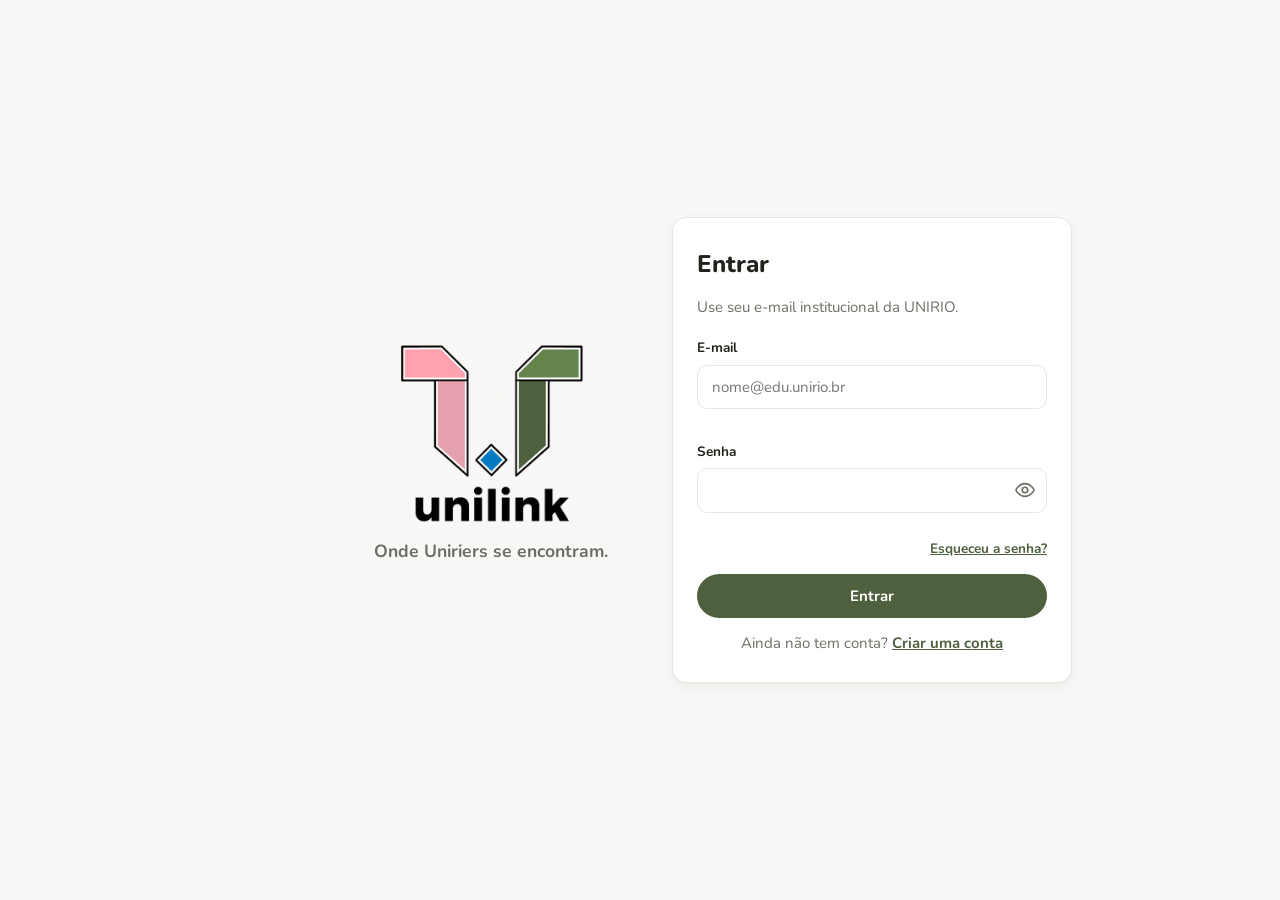
<file: frontend/index.html>
<!DOCTYPE html>
<html lang="pt-BR">
<head>
    <meta charset="UTF-8">
    <meta name="viewport" content="width=device-width, initial-scale=1.0">
    <title>Unilink · Entrar</title>
    <link rel="preconnect" href="https://fonts.googleapis.com">
    <link rel="preconnect" href="https://fonts.gstatic.com" crossorigin>
    <link href="https://fonts.googleapis.com/css2?family=Nunito:wght@400;600;700;800&display=swap" rel="stylesheet">
    <link rel="icon" href="img/logo.png">
    <link rel="stylesheet" href="css/base.css">
    <link rel="stylesheet" href="css/telas.css">
</head>
<body class="acesso">
    <section class="acesso-marca">
        <img src="img/logo.png" alt="Logo do Unilink" width="160" height="156">
        <p>Onde Uniriers se encontram.</p>
    </section>

    <main class="acesso-cartao cartao">
        <h1>Entrar</h1>
        <p class="suave">Use seu e-mail institucional da UNIRIO.</p>

        <form id="form-login" novalidate>
            <div class="campo">
                <label for="email">E-mail</label>
                <input class="entrada" id="email" type="email" placeholder="nome@edu.unirio.br" autocomplete="email">
                <span class="mensagem-erro"></span>
            </div>
            <div class="campo">
                <label for="senha">Senha</label>
                <div class="entrada-senha">
                    <input class="entrada" id="senha" type="password" autocomplete="current-password">
                    <button class="botao-icone" type="button" data-revelar="senha" aria-label="Mostrar senha">
                        <svg class="icone" aria-hidden="true"><use href="img/icones.svg#olho"/></svg>
                    </button>
                </div>
                <span class="mensagem-erro"></span>
            </div>
            <a class="link-discreto" href="recuperar-senha.html">Esqueceu a senha?</a>
            <button class="botao botao-largo" type="submit">Entrar</button>
        </form>

        <p class="acesso-rodape">Ainda não tem conta? <a href="cadastro.html">Criar uma conta</a></p>
    </main>

    <script src="js/app.js" defer></script>
    <script src="js/login.js" defer></script>
</body>
</html>
</file>
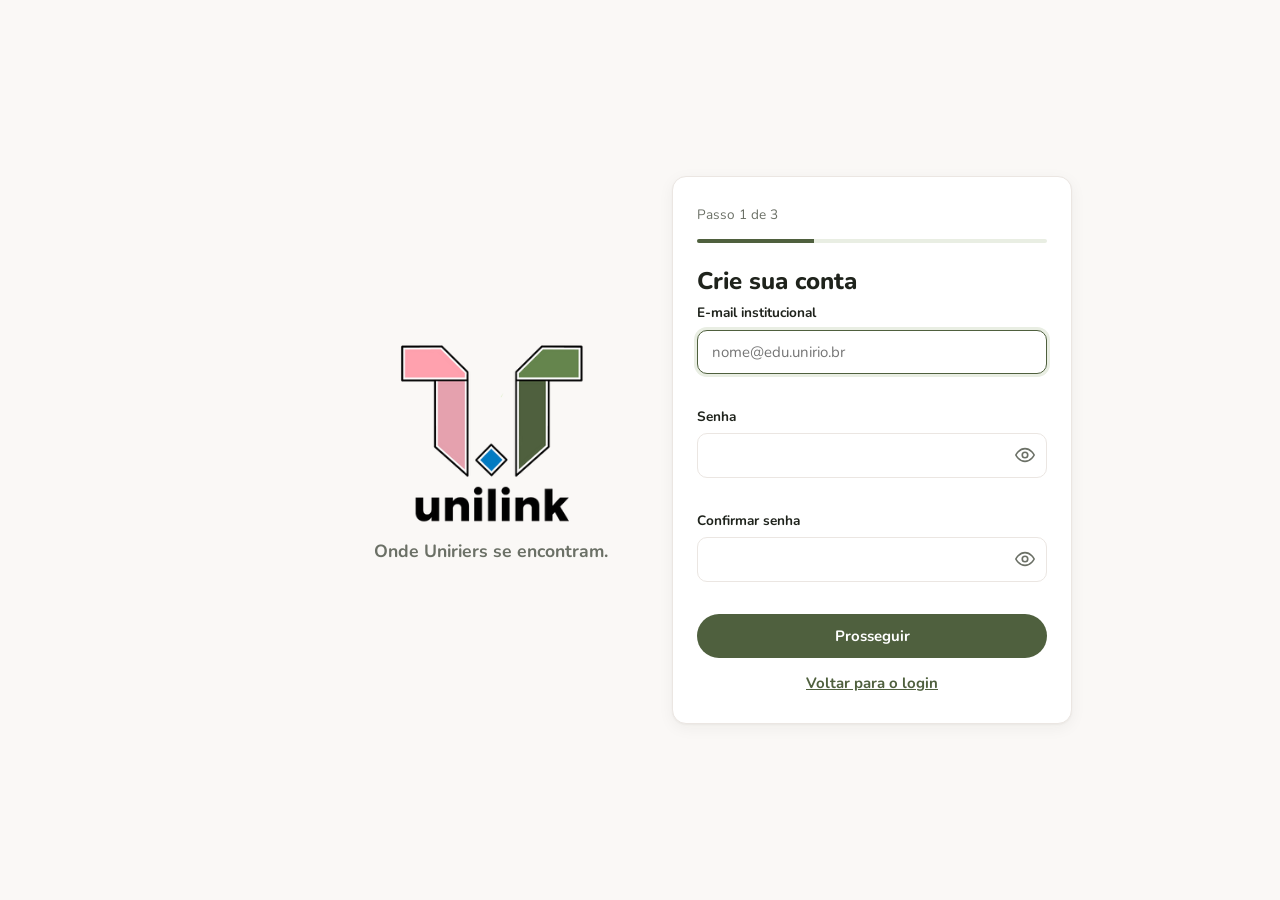
<file: frontend/cadastro.html>
<!DOCTYPE html>
<html lang="pt-BR">
<head>
    <meta charset="UTF-8">
    <meta name="viewport" content="width=device-width, initial-scale=1.0">
    <title>Unilink · Criar conta</title>
    <link rel="preconnect" href="https://fonts.googleapis.com">
    <link rel="preconnect" href="https://fonts.gstatic.com" crossorigin>
    <link href="https://fonts.googleapis.com/css2?family=Nunito:wght@400;600;700;800&display=swap" rel="stylesheet">
    <link rel="icon" href="img/logo.png">
    <link rel="stylesheet" href="css/base.css">
    <link rel="stylesheet" href="css/telas.css">
</head>
<body class="acesso">
    <section class="acesso-marca">
        <img src="img/logo.png" alt="Logo do Unilink" width="160" height="156">
        <p>Onde Uniriers se encontram.</p>
    </section>

    <main class="acesso-cartao cartao">
        <p class="passos suave pequeno">Passo <span id="passo-atual">1</span> de 3</p>
        <div class="progresso" aria-hidden="true"><span id="barra-progresso"></span></div>

        <form id="form-cadastro" novalidate>
            <!-- Passo 1: dados de acesso -->
            <fieldset class="passo" data-passo="1">
                <legend><h1>Crie sua conta</h1></legend>
                <div class="campo">
                    <label for="email">E-mail institucional</label>
                    <input class="entrada" id="email" type="email" maxlength="100" placeholder="nome@edu.unirio.br" autocomplete="email">
                    <span class="mensagem-erro"></span>
                </div>
                <div class="campo">
                    <label for="senha">Senha</label>
                    <div class="entrada-senha">
                        <input class="entrada" id="senha" type="password" autocomplete="new-password">
                        <button class="botao-icone" type="button" data-revelar="senha" aria-label="Mostrar senha">
                            <svg class="icone" aria-hidden="true"><use href="img/icones.svg#olho"/></svg>
                        </button>
                    </div>
                    <span class="mensagem-erro"></span>
                </div>
                <div class="campo">
                    <label for="confirmar-senha">Confirmar senha</label>
                    <div class="entrada-senha">
                        <input class="entrada" id="confirmar-senha" type="password" autocomplete="new-password">
                        <button class="botao-icone" type="button" data-revelar="confirmar-senha" aria-label="Mostrar senha">
                            <svg class="icone" aria-hidden="true"><use href="img/icones.svg#olho"/></svg>
                        </button>
                    </div>
                    <span class="mensagem-erro"></span>
                </div>
            </fieldset>

            <!-- Passo 2: dados pessoais -->
            <fieldset class="passo oculto" data-passo="2">
                <legend><h1>Dados pessoais</h1></legend>
                <div class="campo">
                    <label for="nome">Nome</label>
                    <input class="entrada" id="nome" type="text" maxlength="100" autocomplete="name">
                    <span class="mensagem-erro"></span>
                </div>
                <div class="campo">
                    <label for="nascimento">Data de nascimento</label>
                    <input class="entrada" id="nascimento" type="date">
                    <span class="mensagem-erro"></span>
                </div>
                <div class="campo">
                    <label for="curso">Curso</label>
                    <input class="entrada" id="curso" type="text" maxlength="100" placeholder="Ex.: Sistemas de Informação">
                    <span class="mensagem-erro"></span>
                </div>
                <div class="campo">
                    <label for="campus">Campus / prédio</label>
                    <select class="entrada" id="campus">
                        <option value="CCET">CCET</option>
                        <option value="CCH">CCH</option>
                        <option value="CCBS">CCBS</option>
                        <option value="CCJP">CCJP</option>
                    </select>
                    <span class="mensagem-erro"></span>
                </div>
            </fieldset>

            <!-- Passo 3: biografia -->
            <fieldset class="passo oculto" data-passo="3">
                <legend><h1>Sua biografia</h1></legend>
                <div class="campo">
                    <label for="gostos">Três coisas que gosta de fazer</label>
                    <input class="entrada" id="gostos" type="text" maxlength="255" placeholder="Separe por vírgulas">
                    <span class="mensagem-erro"></span>
                </div>
                <div class="campo">
                    <label for="frase">Uma frase que te define</label>
                    <input class="entrada" id="frase" type="text" maxlength="255">
                    <span class="mensagem-erro"></span>
                </div>
                <div class="campo">
                    <label for="mood">Seu mood atual</label>
                    <input class="entrada" id="mood" type="text" maxlength="100">
                    <span class="mensagem-erro"></span>
                </div>
                <div class="campo">
                    <label for="funfact">Fun fact ou red flag</label>
                    <input class="entrada" id="funfact" type="text" maxlength="255">
                    <span class="mensagem-erro"></span>
                </div>
            </fieldset>

            <div class="acoes-passo">
                <button class="botao botao-contorno oculto" type="button" id="voltar-passo">Voltar</button>
                <button class="botao" type="submit" id="avancar">Prosseguir</button>
            </div>
        </form>

        <p class="acesso-rodape"><a href="index.html">Voltar para o login</a></p>
    </main>

    <script src="js/app.js" defer></script>
    <script src="js/cadastro.js" defer></script>
</body>
</html>
</file>
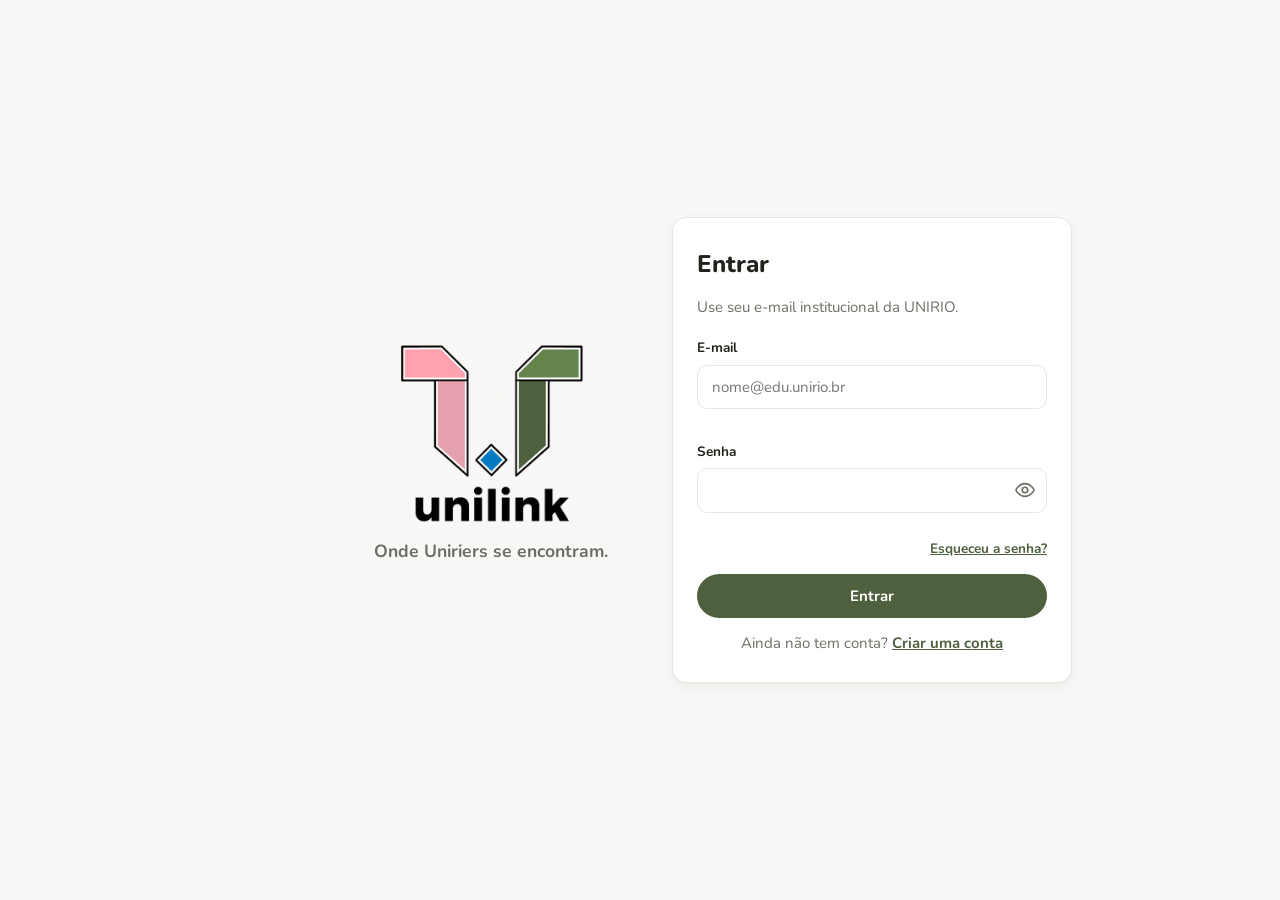
<file: frontend/descobrir.html>
<!DOCTYPE html>
<html lang="pt-BR">
<head>
    <meta charset="UTF-8">
    <meta name="viewport" content="width=device-width, initial-scale=1.0">
    <title>Unilink · Descobrir</title>
    <link rel="preconnect" href="https://fonts.googleapis.com">
    <link rel="preconnect" href="https://fonts.gstatic.com" crossorigin>
    <link href="https://fonts.googleapis.com/css2?family=Nunito:wght@400;600;700;800&display=swap" rel="stylesheet">
    <link rel="icon" href="img/logo.png">
    <link rel="stylesheet" href="css/base.css">
    <link rel="stylesheet" href="css/telas.css">
</head>
<body data-pagina="descobrir">
    <main class="conteudo descobrir">
        <div class="titulo-pagina titulo-com-acao">
            <div>
                <h1>Descobrir</h1>
                <p class="suave">Escolha uma carta, vire e conheça alguém novo.</p>
            </div>
            <button class="botao-icone" type="button" id="embaralhar" aria-label="Embaralhar cartas" title="Embaralhar cartas">
                <svg class="icone" aria-hidden="true"><use href="img/icones.svg#embaralhar"/></svg>
            </button>
        </div>

        <section id="palco" class="palco" aria-live="polite"></section>
        <div id="mao" class="mao" role="listbox" aria-label="Cartas disponíveis"></div>
    </main>

    <script src="js/app.js" defer></script>
    <script src="js/descobrir.js" defer></script>
</body>
</html>
</file>
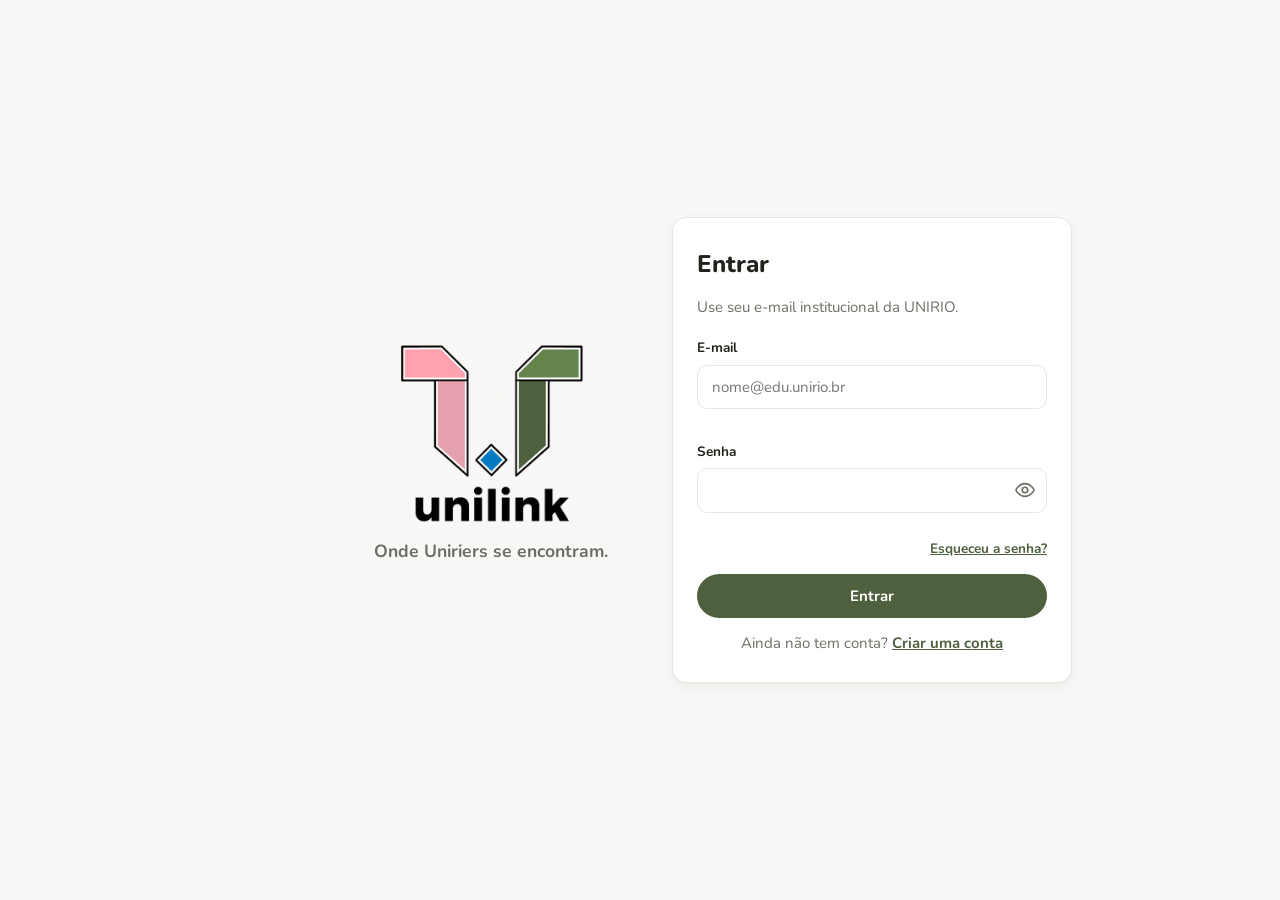
<file: frontend/eventos.html>
<!DOCTYPE html>
<html lang="pt-BR">
<head>
    <meta charset="UTF-8">
    <meta name="viewport" content="width=device-width, initial-scale=1.0">
    <title>Unilink · Eventos</title>
    <link rel="preconnect" href="https://fonts.googleapis.com">
    <link rel="preconnect" href="https://fonts.gstatic.com" crossorigin>
    <link href="https://fonts.googleapis.com/css2?family=Nunito:wght@400;600;700;800&display=swap" rel="stylesheet">
    <link rel="icon" href="img/logo.png">
    <link rel="stylesheet" href="css/base.css">
    <link rel="stylesheet" href="css/telas.css">
</head>
<body data-pagina="eventos">
    <main class="conteudo duas-colunas" id="eventos">
        <section class="coluna-lista">
            <div class="titulo-pagina">
                <h1>Eventos</h1>
                <p class="suave">Palestras, festas e feiras da UNIRIO.</p>
            </div>
            <!-- FA02 do UC06: filtrar por mes e campus -->
            <div class="filtros-linha">
                <label class="oculto" for="filtro-mes">Mês</label>
                <select class="entrada" id="filtro-mes">
                    <option value="">Todos os meses</option>
                </select>
                <label class="oculto" for="filtro-campus">Campus</label>
                <select class="entrada" id="filtro-campus">
                    <option value="">Todos os campi</option>
                    <option value="CCET">CCET</option>
                    <option value="CCH">CCH</option>
                    <option value="CCBS">CCBS</option>
                    <option value="CCJP">CCJP</option>
                </select>
            </div>
            <ul id="lista-eventos" class="lista-cartoes"></ul>
        </section>

        <section class="coluna-detalhe" id="detalhe-evento" aria-live="polite">
            <div class="aviso-vazio">
                <svg class="icone" aria-hidden="true"><use href="img/icones.svg#calendario"/></svg>
                <p>Escolha um evento para ver os detalhes.</p>
            </div>
        </section>
    </main>

    <dialog class="janela" id="janela-mapa">
        <h2>Como chegar</h2>
        <p class="suave" id="mapa-local"></p>
        <img src="img/mapa-unirio.png" alt="Mapa do campus da UNIRIO na Urca" class="mapa">
        <form method="dialog"><button class="botao botao-largo">Fechar</button></form>
    </dialog>

    <script src="js/app.js" defer></script>
    <script src="js/eventos.js" defer></script>
</body>
</html>
</file>
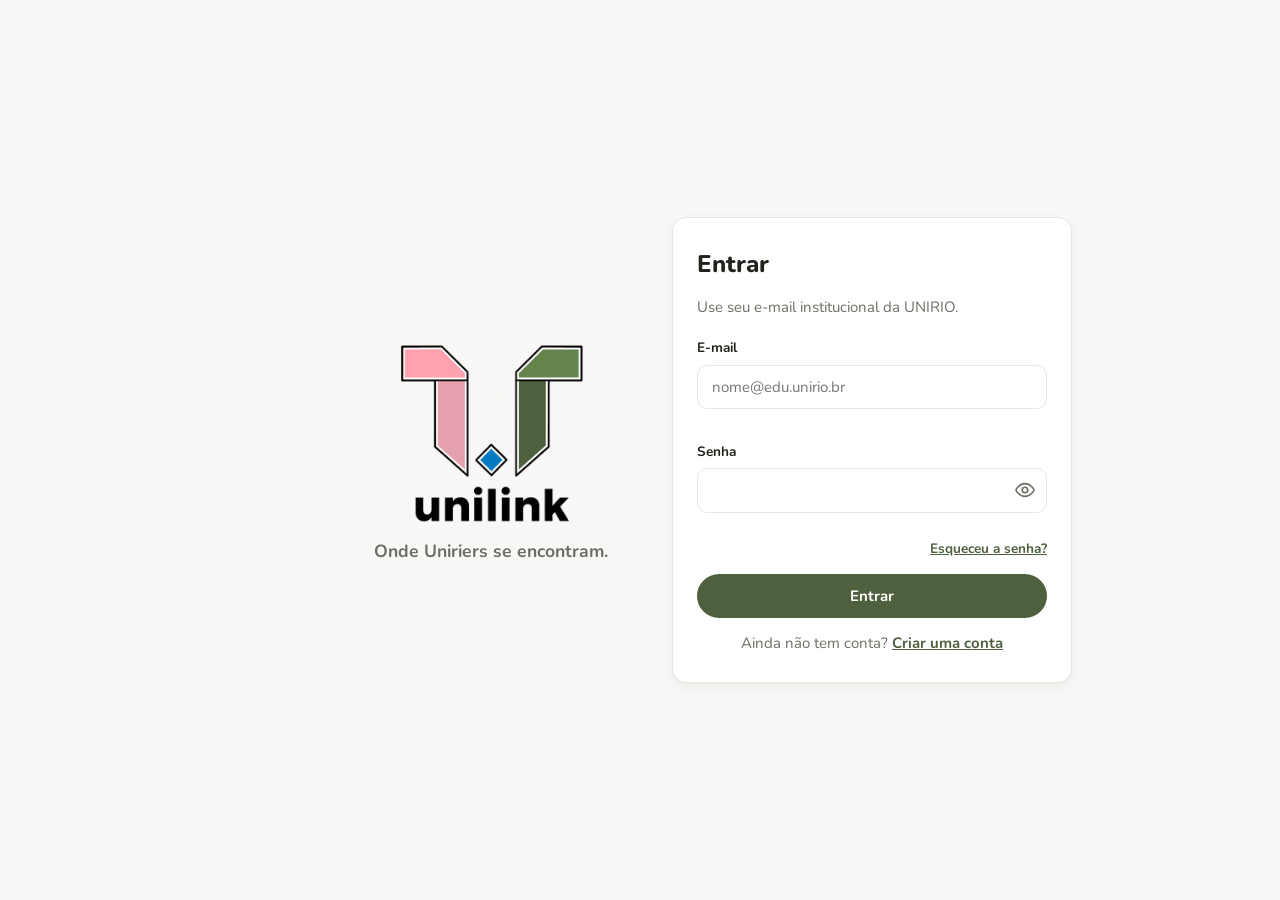
<file: frontend/home.html>
<!DOCTYPE html>
<html lang="pt-BR">
<head>
    <meta charset="UTF-8">
    <meta name="viewport" content="width=device-width, initial-scale=1.0">
    <title>Unilink · Início</title>
    <link rel="preconnect" href="https://fonts.googleapis.com">
    <link rel="preconnect" href="https://fonts.gstatic.com" crossorigin>
    <link href="https://fonts.googleapis.com/css2?family=Nunito:wght@400;600;700;800&display=swap" rel="stylesheet">
    <link rel="icon" href="img/logo.png">
    <link rel="stylesheet" href="css/base.css">
    <link rel="stylesheet" href="css/telas.css">
</head>
<body data-pagina="inicio">
    <main class="conteudo home">
        <div class="home-feed">
            <!-- Stories (UC10) -->
            <section class="stories" aria-label="Stories">
                <button class="story story-novo" type="button" id="novo-story">
                    <span class="story-anel"><span id="avatar-story"></span><span class="story-mais">+</span></span>
                    <span class="story-nome">Seu story</span>
                </button>
                <div id="lista-stories" class="stories-lista"></div>
            </section>

            <!-- Publicar postagem (UC09) -->
            <form class="cartao publicar" id="form-postagem" novalidate>
                <label class="oculto" for="texto-postagem">O que está acontecendo?</label>
                <textarea class="entrada" id="texto-postagem" placeholder="O que está acontecendo no campus?" maxlength="2000"></textarea>
                <img id="previa-imagem" class="previa-imagem oculto" alt="Prévia da imagem escolhida">
                <div class="publicar-acoes">
                    <div class="tipos-midia" role="group" aria-label="Anexar">
                        <label class="botao-icone" title="Imagem" aria-label="Anexar imagem">
                            <svg class="icone" aria-hidden="true"><use href="img/icones.svg#imagem"/></svg>
                            <input type="file" accept="image/*" id="arquivo-imagem" class="oculto">
                        </label>
                        <button class="botao-icone" type="button" data-tipo="MUSICA" title="Música" aria-label="Marcar como música">
                            <svg class="icone" aria-hidden="true"><use href="img/icones.svg#musica"/></svg>
                        </button>
                        <button class="botao-icone" type="button" data-tipo="LIVRO" title="Livro" aria-label="Marcar como livro">
                            <svg class="icone" aria-hidden="true"><use href="img/icones.svg#livro"/></svg>
                        </button>
                        <button class="botao-icone" type="button" data-tipo="ARQUIVO" title="Arquivo" aria-label="Marcar como arquivo">
                            <svg class="icone" aria-hidden="true"><use href="img/icones.svg#clipe"/></svg>
                        </button>
                    </div>
                    <button class="botao" type="submit">Postar</button>
                </div>
            </form>

            <!-- Filtros da timeline (UC08) -->
            <div class="filtros" id="filtros" role="group" aria-label="Filtrar postagens">
                <button class="etiqueta ativo" type="button" data-filtro="TODOS">Tudo</button>
                <button class="etiqueta" type="button" data-filtro="EMPREGO">
                    <svg class="icone" aria-hidden="true"><use href="img/icones.svg#emprego"/></svg>Oportunidades de emprego
                </button>
                <button class="etiqueta" type="button" data-filtro="CCET">CCET</button>
                <button class="etiqueta" type="button" data-filtro="CCH">CCH</button>
                <button class="etiqueta" type="button" data-filtro="CCBS">CCBS</button>
                <button class="etiqueta" type="button" data-filtro="CCJP">CCJP</button>
            </div>

            <section id="feed" class="feed" aria-live="polite"></section>
        </div>

        <aside class="home-lateral">
            <section class="cartao">
                <h2>Próximos eventos</h2>
                <ul id="proximos-eventos" class="lista-eventos-curta"></ul>
                <a class="botao botao-secundario botao-largo" href="eventos.html">Ver agenda</a>
            </section>
        </aside>
    </main>

    <!-- Camera para publicar story (UC10) -->
    <dialog class="janela" id="janela-camera">
        <h2>Novo story</h2>
        <div class="camera">
            <video id="camera-video" autoplay playsinline muted></video>
            <img id="camera-foto" class="oculto" alt="Foto capturada para o story">
        </div>
        <div class="acoes-passo">
            <button class="botao botao-contorno" type="button" id="camera-voltar">Voltar</button>
            <button class="botao" type="button" id="camera-capturar">Capturar</button>
        </div>
    </dialog>

    <!-- Ver um story -->
    <dialog class="janela janela-story" id="janela-story">
        <header class="story-topo" id="story-topo"></header>
        <div class="story-conteudo" id="story-conteudo"></div>
        <button class="botao botao-contorno botao-largo" type="button" id="story-fechar">Fechar</button>
    </dialog>

    <script src="js/app.js" defer></script>
    <script src="js/home.js" defer></script>
</body>
</html>
</file>
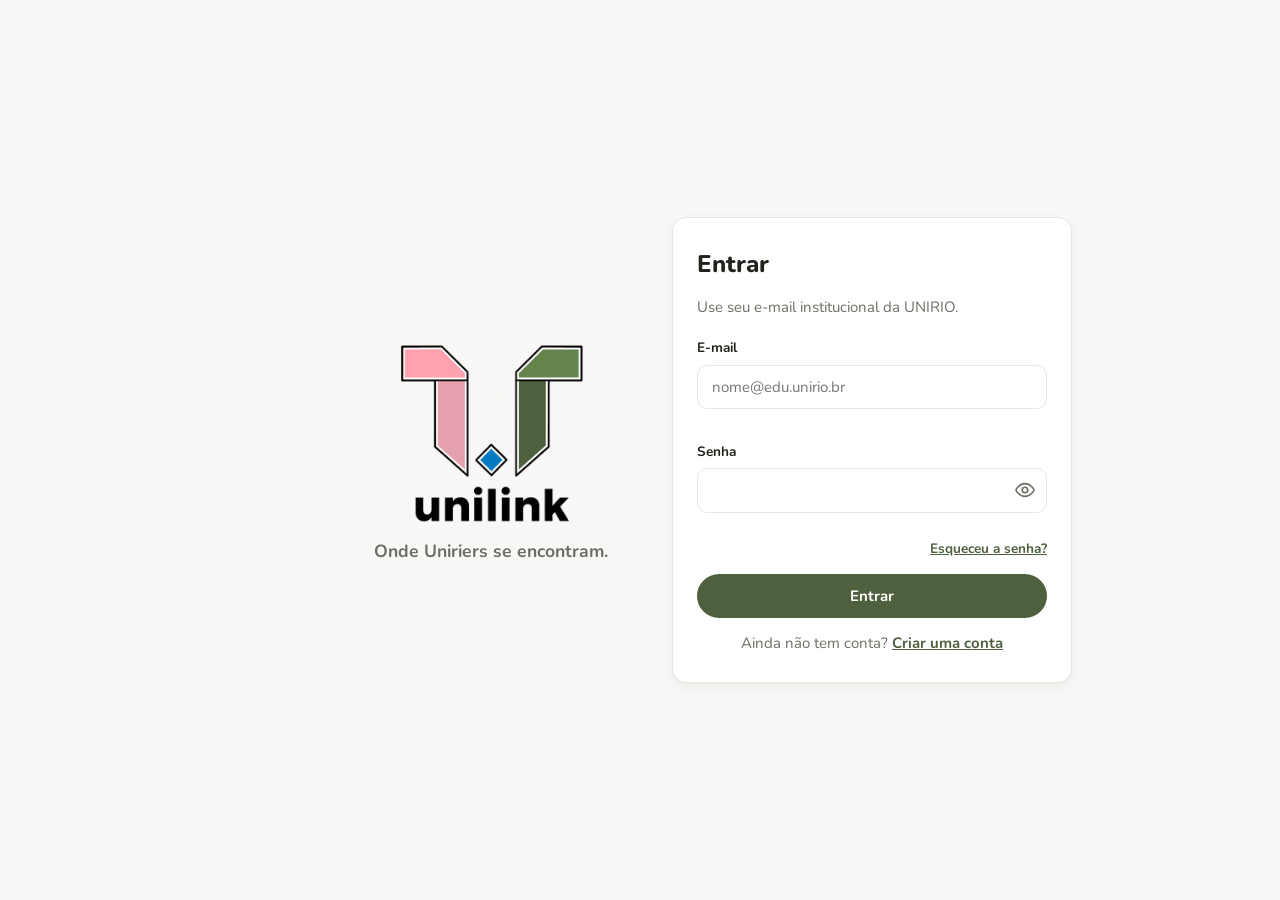
<file: frontend/jogaprarolo.html>
<!DOCTYPE html>
<html lang="pt-BR">
<head>
    <meta charset="UTF-8">
    <meta name="viewport" content="width=device-width, initial-scale=1.0">
    <title>Unilink · Joga pra Rolo</title>
    <link rel="preconnect" href="https://fonts.googleapis.com">
    <link rel="preconnect" href="https://fonts.gstatic.com" crossorigin>
    <link href="https://fonts.googleapis.com/css2?family=Nunito:wght@400;600;700;800&display=swap" rel="stylesheet">
    <link rel="icon" href="img/logo.png">
    <link rel="stylesheet" href="css/base.css">
    <link rel="stylesheet" href="css/telas.css">
</head>
<body data-pagina="rolo">
    <main class="conteudo duas-colunas rolo">
        <section class="coluna-lista">
            <div class="titulo-pagina">
                <h1>Joga pra Rolo</h1>
                <p class="suave">Compre e venda direto com outros estudantes, sem taxas.</p>
            </div>
            <div class="abas" role="tablist">
                <button class="etiqueta ativo" type="button" role="tab" aria-selected="true" data-aba="ofertas">Ofertas</button>
                <button class="etiqueta" type="button" role="tab" aria-selected="false" data-aba="pedidos">Meus pedidos</button>
            </div>
            <ul id="lista-produtos" class="lista-cartoes"></ul>
        </section>

        <!-- Anunciar produto (UC11) -->
        <section class="coluna-detalhe">
            <form class="cartao formulario" id="form-oferta" novalidate>
                <h2>Anunciar um item</h2>
                <div class="campo">
                    <label for="titulo">Descrição</label>
                    <input class="entrada" id="titulo" maxlength="100" placeholder="Ex.: Calculadora científica Casio">
                    <span class="mensagem-erro"></span>
                </div>
                <div class="campo">
                    <label for="preco">Preço (R$)</label>
                    <input class="entrada" id="preco" inputmode="decimal" placeholder="0,00">
                    <span class="mensagem-erro"></span>
                </div>
                <button class="botao botao-largo" type="submit">Criar oferta</button>
                <p class="suave pequeno">Itens proibidos: substâncias ilícitas, armas, medicamentos, bebidas alcoólicas e trabalhos acadêmicos.</p>
            </form>
        </section>
    </main>

    <!-- Pagamento simulado (UC05) -->
    <dialog class="janela" id="janela-pix">
        <h2>Pagamento via Pix</h2>
        <p class="suave" id="pix-resumo"></p>
        <img src="img/qrcode-pix.png" alt="QR Code do Pix" class="qrcode">
        <div class="campo">
            <label for="pix-codigo">Pix copia e cola (simulado)</label>
            <input class="entrada" id="pix-codigo" readonly>
        </div>
        <div class="acoes-passo">
            <button class="botao botao-contorno" type="button" id="pix-voltar">Voltar</button>
            <button class="botao" type="button" id="pix-concluir">Concluir</button>
        </div>
    </dialog>

    <script src="js/app.js" defer></script>
    <script src="js/jogaprarolo.js" defer></script>
</body>
</html>
</file>
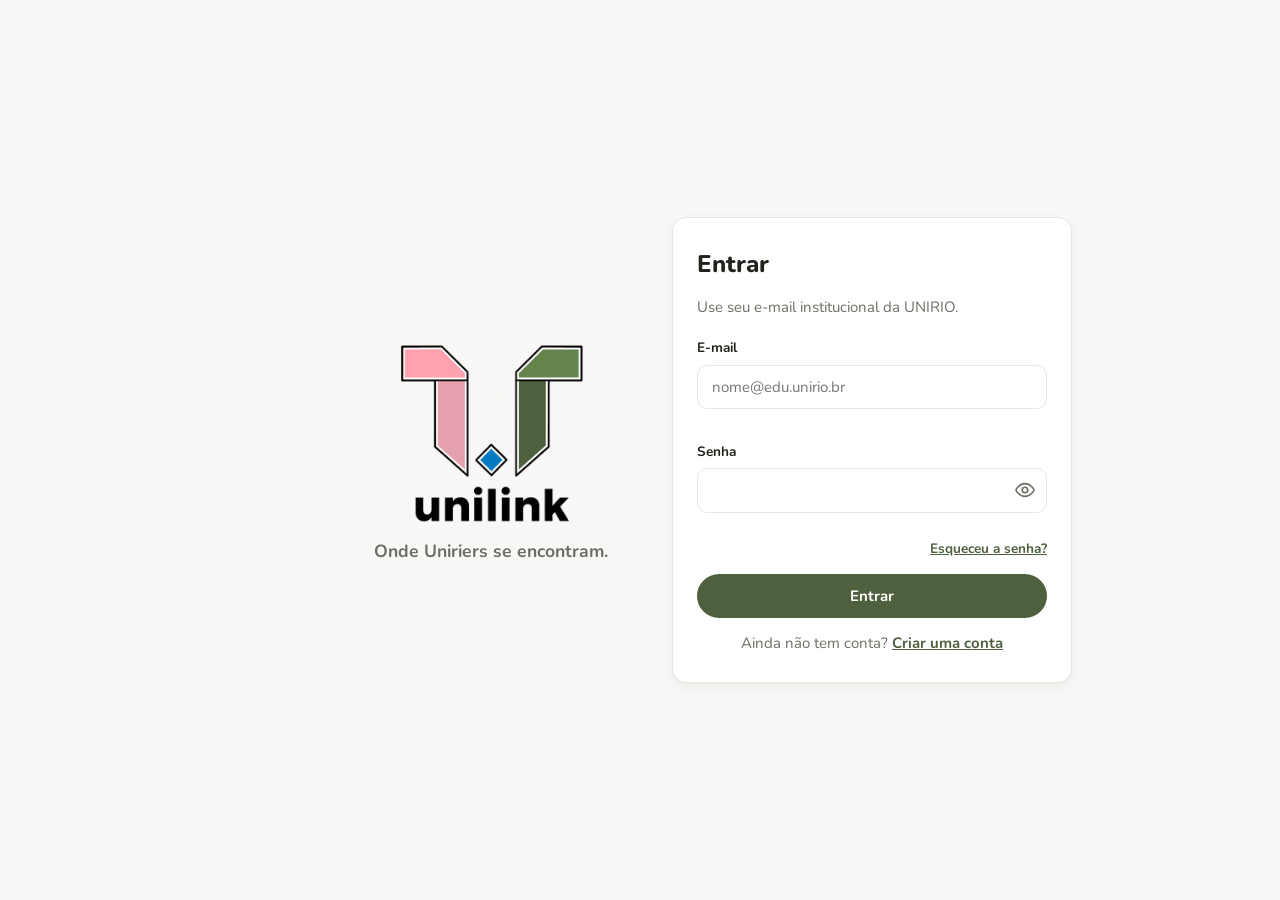
<file: frontend/mensagens.html>
<!DOCTYPE html>
<html lang="pt-BR">
<head>
    <meta charset="UTF-8">
    <meta name="viewport" content="width=device-width, initial-scale=1.0">
    <title>Unilink · Mensagens</title>
    <link rel="preconnect" href="https://fonts.googleapis.com">
    <link rel="preconnect" href="https://fonts.gstatic.com" crossorigin>
    <link href="https://fonts.googleapis.com/css2?family=Nunito:wght@400;600;700;800&display=swap" rel="stylesheet">
    <link rel="icon" href="img/logo.png">
    <link rel="stylesheet" href="css/base.css">
    <link rel="stylesheet" href="css/telas.css">
</head>
<body data-pagina="mensagens">
    <main class="conteudo duas-colunas mensagens" id="mensagens">
        <section class="coluna-lista">
            <div class="titulo-pagina">
                <h1>Mensagens</h1>
                <p class="suave">Converse com seus amigos.</p>
            </div>
            <ul id="lista-conversas" class="lista-cartoes"></ul>
        </section>

        <section class="coluna-detalhe" id="chat" aria-live="polite">
            <div class="aviso-vazio">
                <svg class="icone" aria-hidden="true"><use href="img/icones.svg#mensagem"/></svg>
                <p>Comece a conversar com um de seus amigos.</p>
            </div>
        </section>
    </main>

    <script src="js/app.js" defer></script>
    <script src="js/mensagens.js" defer></script>
</body>
</html>
</file>
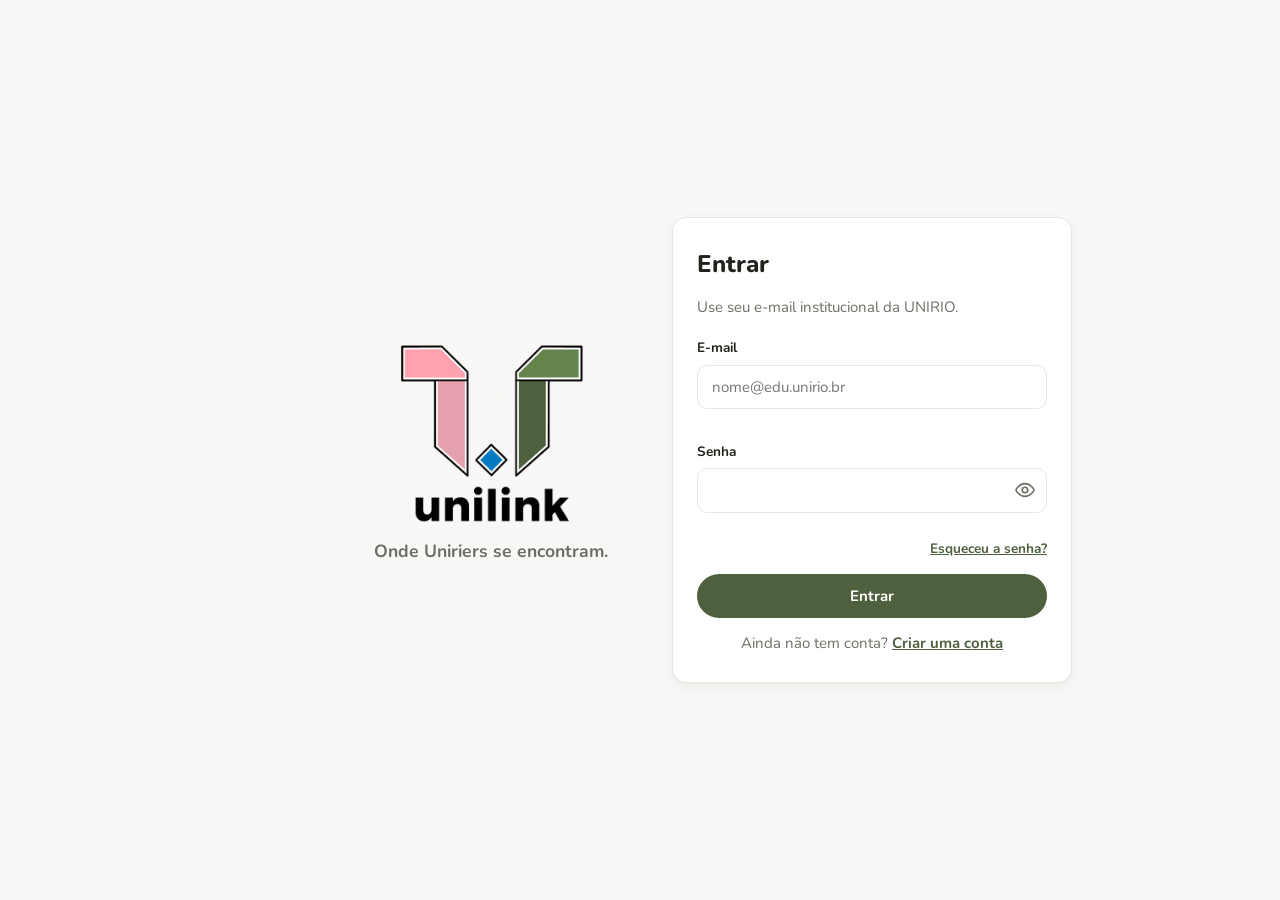
<file: frontend/perfil.html>
<!DOCTYPE html>
<html lang="pt-BR">
<head>
    <meta charset="UTF-8">
    <meta name="viewport" content="width=device-width, initial-scale=1.0">
    <title>Unilink · Seu perfil</title>
    <link rel="preconnect" href="https://fonts.googleapis.com">
    <link rel="preconnect" href="https://fonts.gstatic.com" crossorigin>
    <link href="https://fonts.googleapis.com/css2?family=Nunito:wght@400;600;700;800&display=swap" rel="stylesheet">
    <link rel="icon" href="img/logo.png">
    <link rel="stylesheet" href="css/base.css">
    <link rel="stylesheet" href="css/telas.css">
</head>
<body data-pagina="perfil">
    <main class="conteudo perfil">
        <section class="cartao perfil-resumo">
            <span id="perfil-avatar"></span>
            <h1 id="perfil-nome"></h1>
            <p class="suave" id="perfil-curso"></p>
            <ul class="numeros">
                <li><strong id="qtd-amigos">0</strong><span class="suave pequeno">amigos</span></li>
                <li><strong id="qtd-eventos">0</strong><span class="suave pequeno">eventos</span></li>
            </ul>
        </section>

        <section class="cartao">
            <div class="titulo-com-acao">
                <h2>Biografia</h2>
                <button class="botao botao-secundario" type="button" id="editar-bio">Editar biografia</button>
            </div>

            <dl class="bio" id="bio-leitura"></dl>

            <!-- UC07: editar biografia -->
            <form class="formulario oculto" id="form-bio" novalidate>
                <div class="campo">
                    <label for="bio-gostos">Três coisas que amo</label>
                    <input class="entrada" id="bio-gostos" maxlength="255" data-contador="cont-gostos">
                    <span class="contador" id="cont-gostos"></span>
                </div>
                <div class="campo">
                    <label for="bio-frase">Uma frase que me define</label>
                    <input class="entrada" id="bio-frase" maxlength="255" data-contador="cont-frase">
                    <span class="contador" id="cont-frase"></span>
                </div>
                <div class="campo">
                    <label for="bio-mood">Mood atual</label>
                    <input class="entrada" id="bio-mood" maxlength="100" data-contador="cont-mood">
                    <span class="contador" id="cont-mood"></span>
                </div>
                <div class="campo">
                    <label for="bio-funfact">Fun fact / red flag</label>
                    <input class="entrada" id="bio-funfact" maxlength="255" data-contador="cont-funfact">
                    <span class="contador" id="cont-funfact"></span>
                </div>
                <div class="acoes-passo">
                    <button class="botao botao-contorno" type="button" id="cancelar-bio">Voltar</button>
                    <button class="botao" type="submit">Concluir</button>
                </div>
            </form>
        </section>

        <!-- RNF009: Central de Ajuda -->
        <section class="cartao ajuda">
            <h2><svg class="icone" aria-hidden="true"><use href="img/icones.svg#ajuda"/></svg>Central de Ajuda</h2>
            <details>
                <summary>Como embaralhar as cartas?</summary>
                <p>Em Descobrir, toque no botão com as duas setas em círculo no canto da tela. Aparecem novos perfis.</p>
            </details>
            <details>
                <summary>Como adicionar um amigo?</summary>
                <p>Escolha uma carta, toque em “Virar a carta” para ler a biografia e depois em “Adicionar amigo”.</p>
            </details>
            <details>
                <summary>Como conversar no chat?</summary>
                <p>Toque no balão no canto superior direito, escolha o amigo e escreva no campo de baixo. O Unibot responde dúvidas rápidas.</p>
            </details>
            <details>
                <summary>Como comprar no Joga pra Rolo?</summary>
                <p>Toque em “Comprar”, pague o Pix simulado e combine a entrega com o vendedor pelo chat.</p>
            </details>
        </section>

        <button class="botao botao-perigo botao-largo" type="button" id="sair">
            <svg class="icone" aria-hidden="true"><use href="img/icones.svg#sair"/></svg>Sair da conta
        </button>
    </main>

    <script src="js/app.js" defer></script>
    <script src="js/perfil.js" defer></script>
</body>
</html>
</file>
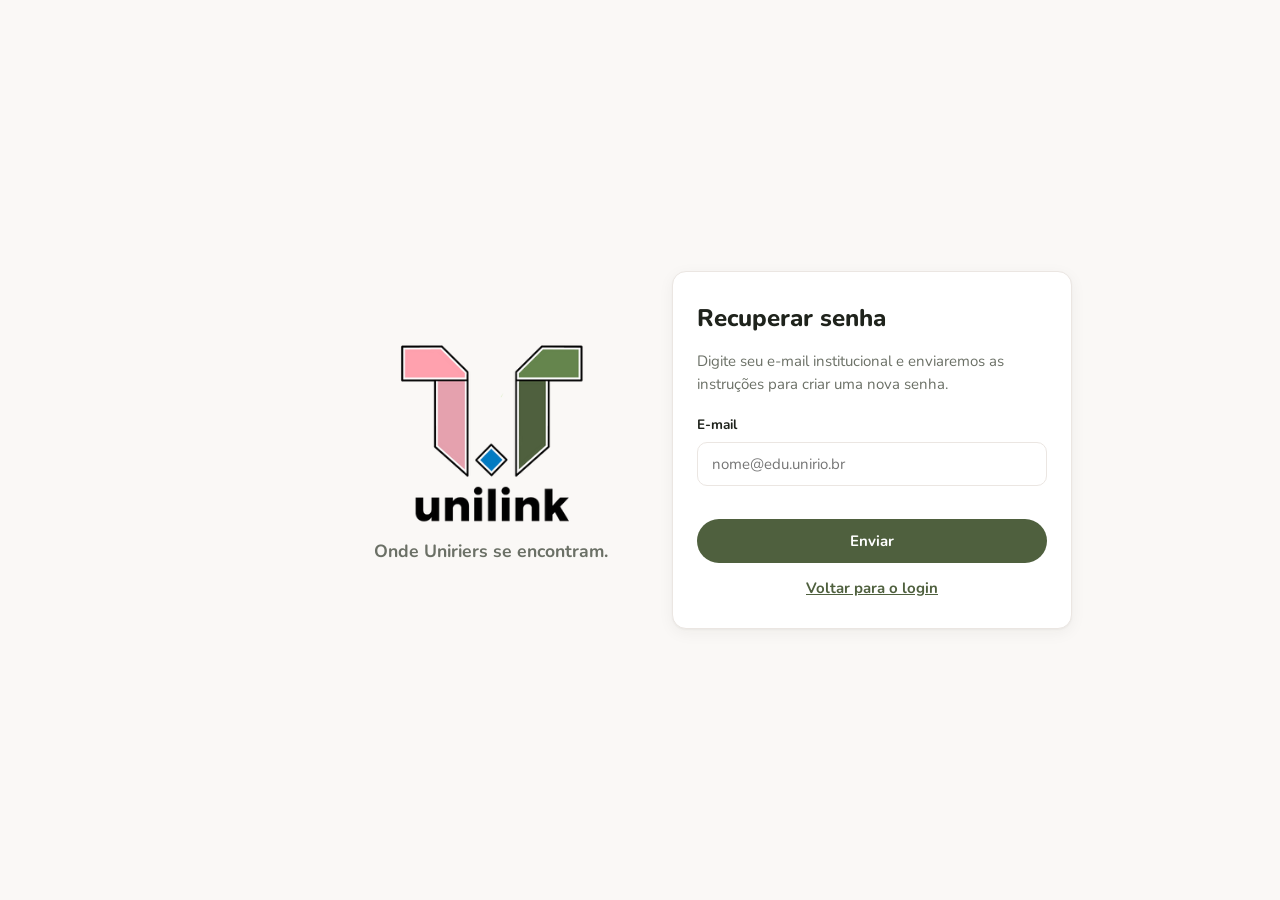
<file: frontend/recuperar-senha.html>
<!DOCTYPE html>
<html lang="pt-BR">
<head>
    <meta charset="UTF-8">
    <meta name="viewport" content="width=device-width, initial-scale=1.0">
    <title>Unilink · Recuperar senha</title>
    <link rel="preconnect" href="https://fonts.googleapis.com">
    <link rel="preconnect" href="https://fonts.gstatic.com" crossorigin>
    <link href="https://fonts.googleapis.com/css2?family=Nunito:wght@400;600;700;800&display=swap" rel="stylesheet">
    <link rel="icon" href="img/logo.png">
    <link rel="stylesheet" href="css/base.css">
    <link rel="stylesheet" href="css/telas.css">
</head>
<body class="acesso">
    <section class="acesso-marca">
        <img src="img/logo.png" alt="Logo do Unilink" width="160" height="156">
        <p>Onde Uniriers se encontram.</p>
    </section>

    <main class="acesso-cartao cartao">
        <h1>Recuperar senha</h1>
        <p class="suave">Digite seu e-mail institucional e enviaremos as instruções para criar uma nova senha.</p>

        <form id="form-recuperar" novalidate>
            <div class="campo">
                <label for="email">E-mail</label>
                <input class="entrada" id="email" type="email" placeholder="nome@edu.unirio.br" autocomplete="email">
                <span class="mensagem-erro"></span>
            </div>
            <button class="botao botao-largo" type="submit">Enviar</button>
        </form>

        <p class="acesso-rodape"><a href="index.html">Voltar para o login</a></p>
    </main>

    <script src="js/app.js" defer></script>
    <script src="js/recuperar-senha.js" defer></script>
</body>
</html>
</file>
<file: frontend/css/base.css>
/* ==========================================================
   UNILINK · Base visual
   Cores, tipografia, componentes e o esqueleto das telas.
   ========================================================== */

:root {
    /* Identidade (cores do logo) */
    --rosa: #e5a1ae;
    --rosa-claro: #f8e8eb;
    --verde: #4f603e;
    --verde-escuro: #3d4a30;
    --verde-claro: #e9eee3;
    --azul: #1f78c1;

    /* Neutros */
    --fundo: #faf8f6;
    --superficie: #ffffff;
    --texto: #1f231c;
    --texto-suave: #6b7066;
    --borda: #ebe6e2;
    --erro: #c0392b;

    --raio: 14px;
    --raio-pequeno: 10px;
    --sombra: 0 1px 2px rgb(31 35 28 / 0.04), 0 4px 16px rgb(31 35 28 / 0.05);

    --altura-cabecalho: 60px;
    --largura-menu: 76px;
    --altura-menu-celular: 64px;
}

/* ---------- Reset ---------- */

*, *::before, *::after { box-sizing: border-box; }

html { -webkit-text-size-adjust: 100%; }

body {
    margin: 0;
    font-family: "Nunito", system-ui, sans-serif;
    font-size: 15px;
    line-height: 1.5;
    color: var(--texto);
    background: var(--fundo);
}

h1, h2, h3, p, ul { margin: 0; }
h1 { font-size: 1.5rem; font-weight: 800; }
h2 { font-size: 1.15rem; font-weight: 800; }
h3 { font-size: 0.95rem; font-weight: 700; }
ul { padding: 0; list-style: none; }
img { max-width: 100%; display: block; }
a { color: inherit; }
button, input, select, textarea { font: inherit; color: inherit; }
button { cursor: pointer; }

:focus-visible { outline: 2px solid var(--azul); outline-offset: 2px; }

.icone {
    width: 22px;
    height: 22px;
    flex: none;
    fill: none;
    stroke: currentColor;
    stroke-width: 1.8;
    stroke-linecap: round;
    stroke-linejoin: round;
}

.suave { color: var(--texto-suave); }
.pequeno { font-size: 0.85rem; }
.oculto { display: none !important; }

/* ---------- Botoes ---------- */

.botao {
    display: inline-flex;
    align-items: center;
    justify-content: center;
    gap: 8px;
    min-height: 44px;
    padding: 0 20px;
    border: 1px solid transparent;
    border-radius: 999px;
    font-weight: 700;
    text-decoration: none;
    background: var(--verde);
    color: #fff;
    transition: background 0.15s, transform 0.1s;
}
.botao:hover { background: var(--verde-escuro); }
.botao:active { transform: scale(0.98); }
.botao:disabled { opacity: 0.55; cursor: default; transform: none; }

.botao-secundario { background: var(--verde-claro); color: var(--verde); }
.botao-secundario:hover { background: #dde5d4; }

.botao-contorno { background: transparent; color: var(--texto); border-color: var(--borda); }
.botao-contorno:hover { background: var(--superficie); }

.botao-perigo { background: transparent; color: var(--erro); border-color: #efd3cf; }
.botao-perigo:hover { background: #fbefed; }

.botao-largo { width: 100%; }

.botao-icone {
    display: inline-grid;
    place-items: center;
    width: 44px;
    height: 44px;
    padding: 0;
    border: 0;
    border-radius: 50%;
    background: transparent;
    color: var(--texto-suave);
}
.botao-icone:hover { background: var(--verde-claro); color: var(--verde); }

/* ---------- Formularios ---------- */

.campo { display: grid; gap: 6px; }
.campo label { font-size: 0.85rem; font-weight: 700; }

.entrada {
    width: 100%;
    min-height: 44px;
    padding: 10px 14px;
    border: 1px solid var(--borda);
    border-radius: var(--raio-pequeno);
    background: var(--superficie);
    transition: border-color 0.15s, box-shadow 0.15s;
}
.entrada:focus { outline: none; border-color: var(--verde); box-shadow: 0 0 0 3px var(--verde-claro); }
textarea.entrada { resize: vertical; min-height: 88px; }

/* RNF007: campo com erro fica com borda vermelha e mensagem embaixo */
.campo.com-erro .entrada { border-color: var(--erro); box-shadow: 0 0 0 3px #f6dcd8; }
.mensagem-erro { min-height: 1em; font-size: 0.8rem; color: var(--erro); }

.entrada-senha { position: relative; }
.entrada-senha .entrada { padding-right: 48px; }
.entrada-senha .botao-icone { position: absolute; top: 0; right: 0; }

.contador { justify-self: end; font-size: 0.75rem; color: var(--texto-suave); }
.contador.no-limite { color: var(--erro); font-weight: 700; }

/* ---------- Blocos ---------- */

.cartao {
    background: var(--superficie);
    border: 1px solid var(--borda);
    border-radius: var(--raio);
    padding: 20px;
}

.avatar {
    display: inline-grid;
    place-items: center;
    flex: none;
    width: 44px;
    height: 44px;
    border-radius: 50%;
    font-weight: 800;
    font-size: 0.9rem;
    color: var(--verde-escuro);
    background: var(--verde-claro);
}
.avatar.tom-1 { background: var(--rosa-claro); color: #9b4a5b; }
.avatar.tom-2 { background: #e3eef8; color: #1d5f96; }
.avatar.tom-3 { background: #f6efdc; color: #8a6a1c; }
.avatar-grande { width: 96px; height: 96px; font-size: 2rem; }

.etiqueta {
    display: inline-flex;
    align-items: center;
    gap: 6px;
    min-height: 36px;
    padding: 0 14px;
    border: 1px solid var(--borda);
    border-radius: 999px;
    background: var(--superficie);
    font-size: 0.85rem;
    font-weight: 700;
    white-space: nowrap;
}
button.etiqueta:hover { border-color: var(--verde); }
.etiqueta.ativo { background: var(--verde); border-color: var(--verde); color: #fff; }

.aviso-vazio {
    display: grid;
    place-items: center;
    gap: 8px;
    padding: 40px 16px;
    text-align: center;
    color: var(--texto-suave);
}

/* Aviso que aparece no rodape e some sozinho */
.toast {
    position: fixed;
    left: 50%;
    bottom: calc(var(--altura-menu-celular) + 16px);
    z-index: 50;
    max-width: calc(100% - 32px);
    padding: 12px 18px;
    border-radius: var(--raio-pequeno);
    background: var(--texto);
    color: #fff;
    font-weight: 700;
    box-shadow: var(--sombra);
    transform: translate(-50%, 20px);
    opacity: 0;
    transition: opacity 0.2s, transform 0.2s;
    pointer-events: none;
}
.toast.visivel { opacity: 1; transform: translate(-50%, 0); }

/* Janela sobreposta (Pix, detalhes) */
.janela {
    width: min(420px, calc(100% - 32px));
    padding: 24px;
    border: 0;
    border-radius: var(--raio);
    box-shadow: var(--sombra);
}
.janela::backdrop { background: rgb(31 35 28 / 0.4); }

/* ==========================================================
   Esqueleto das telas logadas
   Celular: cabecalho em cima e menu embaixo.
   Tablet e computador (a partir de 768px): menu verde na lateral.
   ========================================================== */

.cabecalho {
    position: sticky;
    top: 0;
    z-index: 20;
    display: flex;
    align-items: center;
    justify-content: space-between;
    height: var(--altura-cabecalho);
    padding: 0 8px 0 16px;
    background: var(--rosa);
    color: #fff;
}
.cabecalho .marca {
    font-size: 1.5rem;
    font-weight: 800;
    letter-spacing: 0.02em;
    text-decoration: none;
}
.cabecalho .botao-icone { color: #fff; }
.cabecalho .botao-icone:hover,
.cabecalho .botao-icone[aria-current="page"] { background: rgb(255 255 255 / 0.2); color: #fff; }

.menu {
    position: fixed;
    inset: auto 0 0 0;
    z-index: 30;
    display: flex;
    justify-content: space-around;
    height: calc(var(--altura-menu-celular) + env(safe-area-inset-bottom));
    padding: 0 4px env(safe-area-inset-bottom);
    background: var(--verde);
}
.menu a,
.menu button {
    display: grid;
    place-items: center;
    /* RNF013: area de toque generosa para nao clicar no icone errado */
    min-width: 56px;
    height: var(--altura-menu-celular);
    padding: 0;
    border: 0;
    background: none;
    color: rgb(255 255 255 / 0.6);
}
/* RNF008: icone da pagina atual fica claro e destacado */
.menu [aria-current="page"] { color: #fff; }
.menu [aria-current="page"] .icone { stroke-width: 2.4; }
.menu .rotulo { display: none; }
.menu .sair { display: none; }

.conteudo {
    width: 100%;
    max-width: 1080px;
    margin: 0 auto;
    padding: 20px 16px calc(var(--altura-menu-celular) + 32px);
}

.titulo-pagina { margin-bottom: 16px; }

@media (min-width: 768px) {
    body.logado { padding-left: var(--largura-menu); }

    .cabecalho { padding: 0 16px 0 28px; }

    .menu {
        inset: 0 auto 0 0;
        flex-direction: column;
        justify-content: flex-start;
        gap: 4px;
        width: var(--largura-menu);
        height: auto;
        padding: 12px 0;
    }
    .menu a,
    .menu button { width: 100%; height: 64px; }
    .menu a:hover,
    .menu button:hover { color: #fff; background: rgb(255 255 255 / 0.08); }
    .menu [aria-current="page"] { background: rgb(255 255 255 / 0.14); }
    .menu .sair { display: grid; margin-top: auto; }

    .conteudo { padding: 28px 28px 48px; }

    .toast { bottom: 24px; }
}
</file>
<file: frontend/css/telas.css>
/* ==========================================================
   UNILINK · Estilos de cada tela
   ========================================================== */

/* ---------- Pecas compartilhadas entre telas ---------- */

.titulo-com-acao {
    display: flex;
    align-items: center;
    justify-content: space-between;
    gap: 12px;
}

.formulario { display: grid; gap: 14px; }

.acoes-passo { display: flex; gap: 10px; }
.acoes-passo .botao { flex: 1; }

.lista-cartoes { display: grid; gap: 10px; }

.lista-pontos { padding-left: 18px; list-style: disc; }

.uma-linha {
    display: block;
    overflow: hidden;
    white-space: nowrap;
    text-overflow: ellipsis;
}

/* Item clicavel de lista (eventos, conversas) */
.item-lista {
    display: flex;
    align-items: center;
    gap: 14px;
    width: 100%;
    padding: 14px 16px;
    text-align: left;
    transition: border-color 0.15s;
}
.item-lista:hover { border-color: #d9d2cd; }
.item-lista.ativo { border-color: var(--verde); box-shadow: 0 0 0 1px var(--verde); }

.item-texto { display: grid; flex: 1; min-width: 0; }

.data-evento {
    display: grid;
    place-items: center;
    flex: none;
    width: 52px;
    height: 56px;
    border-radius: var(--raio-pequeno);
    background: var(--rosa-claro);
    color: #9b4a5b;
    font-size: 0.75rem;
    font-weight: 700;
    text-transform: uppercase;
    line-height: 1.1;
}
.data-evento strong { font-size: 1.35rem; }

/* Lista + detalhe (eventos, mensagens, Joga pra Rolo).
   No celular mostra um de cada vez; no computador, lado a lado. */
.duas-colunas { display: grid; gap: 24px; align-items: start; }
.duas-colunas .coluna-detalhe { display: none; }
.duas-colunas.mostrando-detalhe .coluna-lista { display: none; }
.duas-colunas.mostrando-detalhe .coluna-detalhe { display: block; }
.duas-colunas .coluna-detalhe > .botao { margin-bottom: 12px; }
.coluna-detalhe > .aviso-vazio { min-height: 240px; border: 1px dashed var(--borda); border-radius: var(--raio); }

.rolo .coluna-detalhe { display: block; }

@media (min-width: 960px) {
    .duas-colunas { grid-template-columns: minmax(0, 5fr) minmax(0, 6fr); }
    .duas-colunas .coluna-lista,
    .duas-colunas .coluna-detalhe { display: block !important; }
    .duas-colunas .coluna-detalhe { position: sticky; top: calc(var(--altura-cabecalho) + 28px); }
    .so-celular { display: none !important; }
}

/* ---------- Login e cadastro ---------- */

body.acesso {
    display: grid;
    align-content: center;
    justify-items: center;
    gap: 24px;
    min-height: 100vh;
    min-height: 100dvh;
    padding: 32px 16px;
}

.acesso-marca { display: grid; align-content: center; justify-items: center; gap: 8px; text-align: center; }
.acesso-marca img { width: 112px; height: auto; }
.acesso-marca p { color: var(--texto-suave); font-weight: 700; }

.acesso-cartao {
    display: grid;
    gap: 14px;
    width: 100%;
    max-width: 400px;
    padding: 28px 24px;
    box-shadow: var(--sombra);
}
.acesso-cartao form { display: grid; gap: 14px; margin-top: 6px; }
.acesso-rodape { text-align: center; color: var(--texto-suave); }
.acesso-rodape a { color: var(--verde); font-weight: 700; }

.passo { display: grid; gap: 14px; margin: 0; padding: 0; border: 0; min-width: 0; }
.passo legend { padding: 0; margin-bottom: 4px; }

.progresso { height: 4px; border-radius: 4px; background: var(--verde-claro); overflow: hidden; }
.progresso span { display: block; height: 100%; background: var(--verde); transition: width 0.25s; }

@media (min-width: 768px) {
    body.acesso { grid-template-columns: 1fr 1fr; gap: 64px; padding: 48px; }
    .acesso-marca { justify-self: end; }
    .acesso-marca img { width: 200px; }
    .acesso-marca p { font-size: 1.1rem; }
    .acesso-cartao { justify-self: start; }
}

/* ---------- Inicio ---------- */

.home { display: grid; gap: 24px; align-items: start; }
.home-feed { display: grid; gap: 16px; min-width: 0; }
.home-lateral { display: none; }

@media (min-width: 1100px) {
    .home { grid-template-columns: minmax(0, 1fr) 300px; }
    .home-lateral { display: block; position: sticky; top: calc(var(--altura-cabecalho) + 28px); }
}

.stories { display: flex; gap: 14px; overflow-x: auto; padding-bottom: 4px; scrollbar-width: none; }
.stories-lista { display: flex; gap: 14px; }
.story {
    display: grid;
    justify-items: center;
    gap: 6px;
    flex: none;
    width: 68px;
    padding: 0;
    border: 0;
    background: none;
}
.story-anel {
    position: relative;
    padding: 3px;
    border-radius: 50%;
    background: linear-gradient(135deg, var(--rosa), var(--verde));
}
.story-anel .avatar { border: 3px solid var(--fundo); }
.avatar-story { width: 60px; height: 60px; font-size: 1.05rem; }
.story-novo .story-anel { background: var(--borda); }
.story-mais {
    position: absolute;
    right: -2px;
    bottom: -2px;
    display: grid;
    place-items: center;
    width: 22px;
    height: 22px;
    border: 2px solid var(--fundo);
    border-radius: 50%;
    background: var(--verde);
    color: #fff;
    font-weight: 800;
    line-height: 1;
}
.story-nome { max-width: 100%; overflow: hidden; font-size: 0.78rem; white-space: nowrap; text-overflow: ellipsis; }

.publicar { display: grid; gap: 10px; padding: 14px; }
.publicar textarea { min-height: 72px; border: 0; padding: 6px; }
.publicar textarea:focus { box-shadow: none; }
.publicar-acoes { display: flex; align-items: center; justify-content: space-between; gap: 8px; }
.tipos-midia { display: flex; }
.tipos-midia .ativo { background: var(--verde-claro); color: var(--verde); }
.previa-imagem { max-height: 260px; border-radius: var(--raio-pequeno); object-fit: cover; }

.filtros { display: flex; gap: 8px; overflow-x: auto; padding-bottom: 2px; scrollbar-width: none; }
.filtros .icone { width: 16px; height: 16px; }

.feed { display: grid; gap: 12px; }

.postagem { display: grid; gap: 12px; padding: 18px; }
.postagem-autor { display: flex; align-items: center; gap: 12px; }
.postagem-texto { white-space: pre-line; overflow-wrap: anywhere; }
.postagem-imagem { border-radius: var(--raio-pequeno); max-height: 420px; object-fit: cover; }
.etiqueta-midia { justify-self: start; min-height: 30px; background: var(--verde-claro); border-color: transparent; color: var(--verde); }
.etiqueta-midia .icone { width: 16px; height: 16px; }

.comentarios { display: grid; gap: 10px; }
.comentarios:empty { display: none; }
.comentarios li { display: flex; gap: 10px; align-items: flex-start; font-size: 0.9rem; }
.avatar-mini { width: 28px; height: 28px; font-size: 0.7rem; }

.comentar { display: flex; gap: 6px; padding-top: 12px; border-top: 1px solid var(--borda); }
.comentar .entrada { min-height: 40px; border-radius: 999px; background: var(--fundo); border-color: transparent; }

.home-lateral .cartao { display: grid; gap: 16px; }
.lista-eventos-curta { display: grid; gap: 14px; }
.lista-eventos-curta li { display: flex; gap: 12px; align-items: center; }

/* ---------- Descobrir (cards) ---------- */

.descobrir { max-width: 560px; }

.palco { display: grid; gap: 16px; }

.carta {
    display: grid;
    min-height: 380px;
    perspective: 1200px;
}
.carta-face {
    grid-area: 1 / 1;
    display: grid;
    align-content: center;
    gap: 10px;
    padding: 28px;
    border-radius: 20px;
    backface-visibility: hidden;
    transition: transform 0.5s;
}
.carta-frente {
    justify-items: center;
    text-align: center;
    background: linear-gradient(160deg, var(--rosa-claro), var(--superficie) 60%);
    border: 1px solid var(--borda);
}
.carta-frente h2 { margin-top: 8px; font-size: 1.4rem; }
.carta-verso {
    align-content: start;
    gap: 6px;
    background: var(--verde);
    color: #fff;
    transform: rotateY(180deg);
}
.carta-verso h3 { margin-top: 10px; color: rgb(255 255 255 / 0.7); font-size: 0.8rem; text-transform: uppercase; letter-spacing: 0.04em; }
.carta-verso h3:first-child { margin-top: 0; }
.carta.virada .carta-frente { transform: rotateY(-180deg); }
.carta.virada .carta-verso { transform: rotateY(0); }

.palco-acoes { display: flex; gap: 10px; }
.palco-acoes .botao { flex: 1; }
@media (max-width: 420px) {
    .palco-acoes { flex-direction: column-reverse; }
}

.mao { display: flex; justify-content: center; gap: 10px; margin-top: 20px; }
.mini-carta {
    display: grid;
    justify-items: center;
    gap: 6px;
    width: 88px;
    padding: 14px 8px;
    border: 1px solid var(--borda);
    border-radius: var(--raio);
    background: var(--superficie);
    font-size: 0.85rem;
    font-weight: 700;
    transition: transform 0.15s, border-color 0.15s;
}
.mini-carta:hover { transform: translateY(-3px); }
/* A carta escolhida fica destacada */
.mini-carta.ativo { border-color: var(--verde); box-shadow: 0 0 0 1px var(--verde); transform: translateY(-6px); }

/* ---------- Eventos ---------- */

.filtros-linha { display: flex; gap: 8px; margin-bottom: 14px; }
.filtros-linha .entrada { flex: 1; }

.detalhe { display: grid; gap: 14px; }
.detalhe-info { display: grid; gap: 6px; color: var(--texto-suave); }
.detalhe-info li { display: flex; align-items: center; gap: 8px; }
.detalhe-info .icone { width: 18px; height: 18px; }
.contagem strong { font-size: 1.4rem; color: var(--verde); }
.confirmado, .encerrado {
    display: flex;
    align-items: center;
    justify-content: center;
    gap: 8px;
    min-height: 44px;
    border-radius: 999px;
    font-weight: 700;
}
.confirmado { background: var(--verde-claro); color: var(--verde); }
.encerrado { background: var(--fundo); color: var(--texto-suave); }

.mapa { margin: 14px 0; border-radius: var(--raio-pequeno); }

/* ---------- Joga pra Rolo ---------- */

.abas { display: flex; gap: 8px; margin-bottom: 14px; }

.produto { display: flex; align-items: center; gap: 14px; padding: 14px 16px; }
.produto-acao { display: grid; justify-items: end; gap: 6px; }
.preco { font-weight: 800; color: var(--verde); }
.produto-acao .botao { min-height: 38px; padding: 0 16px; }

.qrcode { width: 180px; margin: 16px auto; image-rendering: pixelated; }
#janela-pix .acoes-passo { margin-top: 16px; }

@media (max-width: 480px) {
    .produto { flex-wrap: wrap; }
    .produto .item-texto { flex-basis: calc(100% - 58px); }
    .produto-acao { grid-auto-flow: column; align-items: center; justify-content: space-between; width: 100%; }
}

/* ---------- Mensagens ---------- */

.chat {
    display: grid;
    grid-template-rows: auto 1fr auto;
    height: calc(100dvh - var(--altura-cabecalho) - var(--altura-menu-celular) - 40px);
    min-height: 360px;
    padding: 0;
    overflow: hidden;
}
.chat-topo { display: flex; align-items: center; gap: 10px; padding: 12px 16px; border-bottom: 1px solid var(--borda); }
.chat-mensagens {
    display: flex;
    flex-direction: column;
    gap: 8px;
    margin: 0;
    padding: 16px;
    overflow-y: auto;
    list-style: none;
    background: var(--fundo);
}
.balao {
    align-self: flex-start;
    max-width: 78%;
    padding: 9px 14px;
    border-radius: 18px 18px 18px 4px;
    background: var(--superficie);
    border: 1px solid var(--borda);
    overflow-wrap: anywhere;
}
.balao span { display: block; margin-top: 2px; font-size: 0.7rem; color: var(--texto-suave); text-align: right; }
.balao.meu { align-self: flex-end; border-radius: 18px 18px 4px 18px; background: var(--verde); border-color: var(--verde); color: #fff; }
.balao.meu span { color: rgb(255 255 255 / 0.7); }
.chat-enviar { display: flex; gap: 6px; padding: 10px 12px; border-top: 1px solid var(--borda); }
.chat-enviar .entrada { border-radius: 999px; }
.botao-enviar { background: var(--verde); color: #fff; }
.botao-enviar:hover { background: var(--verde-escuro); color: #fff; }

@media (min-width: 768px) {
    .chat { height: calc(100dvh - var(--altura-cabecalho) - 56px); }
}

/* ---------- Perfil ---------- */

.perfil { display: grid; gap: 16px; max-width: 640px; }

.perfil-resumo { display: grid; justify-items: center; gap: 4px; text-align: center; padding: 28px 20px; }
.perfil-resumo h1 { margin-top: 10px; }
.numeros { display: flex; gap: 32px; margin-top: 14px; }
.numeros li { display: grid; justify-items: center; }
.numeros strong { font-size: 1.3rem; color: var(--verde); }

.bio { display: grid; gap: 4px; margin: 16px 0 0; }
.bio dt { margin-top: 10px; font-size: 0.8rem; font-weight: 700; color: var(--texto-suave); text-transform: uppercase; letter-spacing: 0.04em; }
.bio dt:first-child { margin-top: 0; }
.bio dd { margin: 0; }
#form-bio { margin-top: 16px; }

.ajuda { display: grid; gap: 4px; }
.ajuda h2 { display: flex; align-items: center; gap: 8px; margin-bottom: 8px; }
.ajuda details { border-top: 1px solid var(--borda); }
.ajuda summary { padding: 12px 0; font-weight: 700; cursor: pointer; }
.ajuda details p { padding-bottom: 12px; color: var(--texto-suave); }

.link-discreto { justify-self: end; margin-top: -6px; font-size: 0.85rem; font-weight: 700; color: var(--verde); }

/* ---------- Stories (camera e visualizacao) ---------- */

.story-novo.tem-story .story-anel { background: linear-gradient(135deg, var(--rosa), var(--verde)); }

.camera {
    overflow: hidden;
    margin: 16px 0;
    border-radius: var(--raio-pequeno);
    background: var(--texto);
    aspect-ratio: 3 / 4;
}
.camera video,
.camera img { width: 100%; height: 100%; object-fit: cover; }
/* Espelha a previa da camera frontal, como um espelho */
.camera video { transform: scaleX(-1); }

.janela-story { display: none; gap: 14px; }
.janela-story[open] { display: grid; }
.story-topo { display: flex; align-items: center; gap: 12px; }
.story-conteudo {
    display: grid;
    place-items: center;
    overflow: hidden;
    border-radius: var(--raio-pequeno);
    background: linear-gradient(135deg, var(--rosa), var(--verde));
    aspect-ratio: 3 / 4;
}
.story-conteudo img { width: 100%; height: 100%; object-fit: cover; }
</file>
